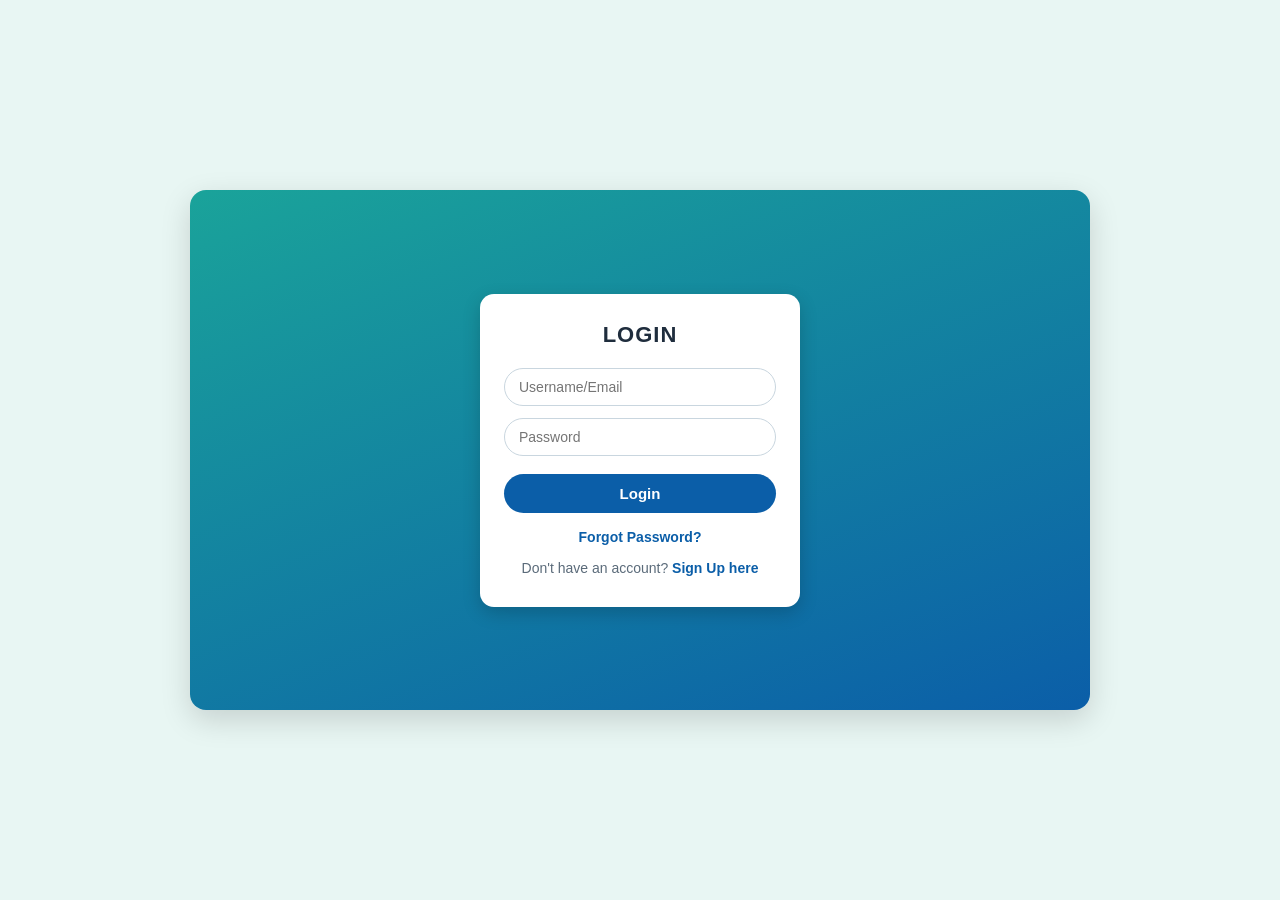
<file: login.html>
<!doctype html>
<html lang="en">
  <head>
    <meta charset="UTF-8" />
    <meta name="viewport" content="width=device-width, initial-scale=1.0" />
    <title>Planning Trip & Tour - Log in</title>
    <link rel="stylesheet" href="style.css" />
  </head>
  <body>
    <main class="main-page">
      <section class="main-panel login-panel" id="login">
        <div class="form-card">
          <h2>LOGIN</h2>

          <form action="#" method="post">
            <input
              type="text"
              name="username"
              placeholder="Username/Email"
              required
            />
            <input
              type="password"
              name="password"
              placeholder="Password"
              required
            />

            <button type="submit" class="btn-primary">Login</button>
          </form>
          <p class="forget-pw">
            <a href="reset-pw.html" target="_blank">Forgot Password?</a>
          </p>
          <p class="switch-login-signup">
            Don't have an account? <a href="signup.html" >Sign Up here</a>
          </p>
        </div>
      </section>
  </body>
</html>
</file>
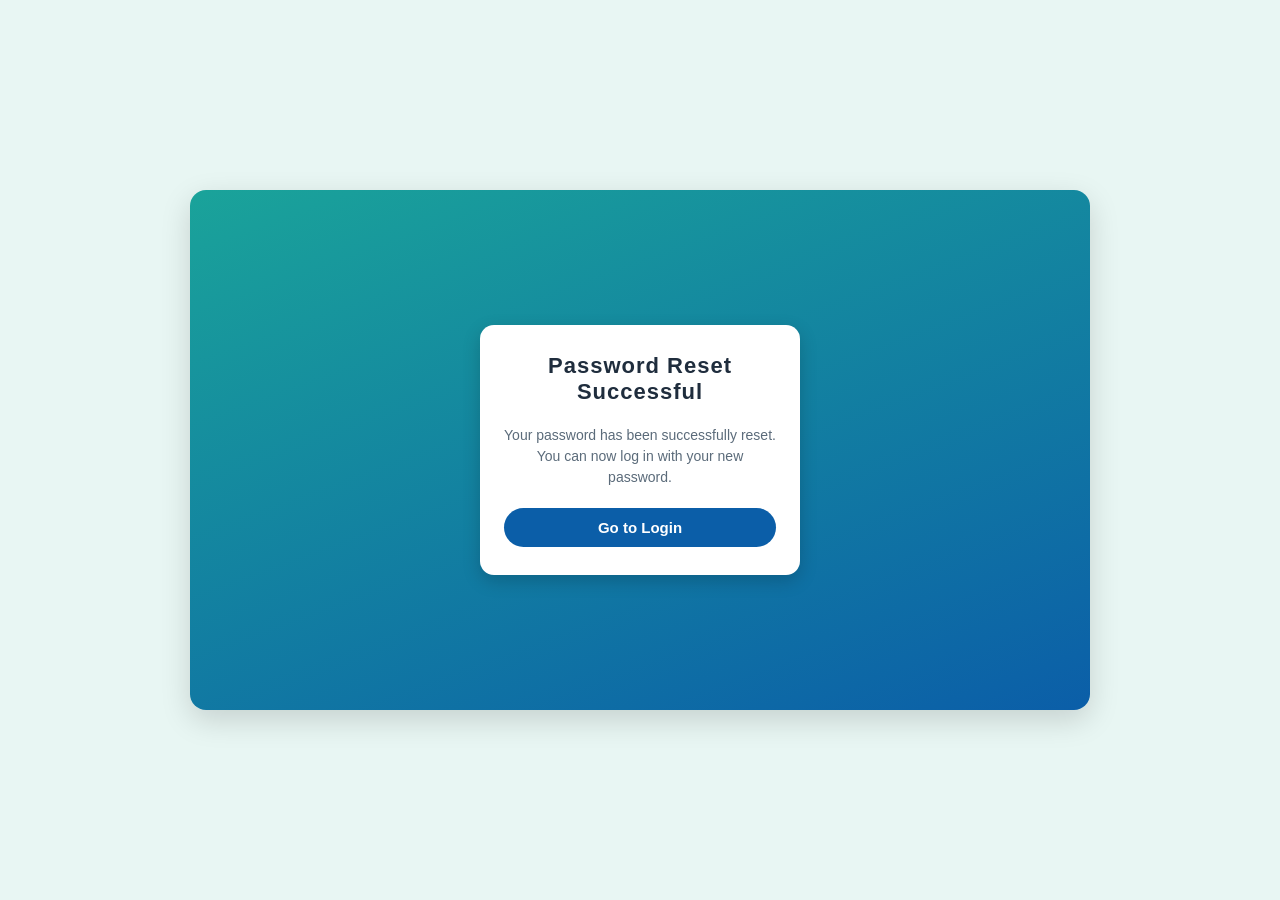
<file: reset-pw-sucess.html>
<!doctype html>
<html lang="en">
  <head>
    <meta charset="UTF-8" />
    <meta name="viewport" content="width=device-width, initial-scale=1.0" />
    <title>Planning Trip & Tour - Password Reset Successful</title>
    <link rel="stylesheet" href="style.css" />
  </head>
  <body>
    <main class="reset-page">
      <section class="reset-success-panel" id="reset-success">
        <div class="form-card">
          <h2>Password Reset Successful</h2>
          <p>
            Your password has been successfully reset. You can now log in with
            your new password.
          </p>
          <a href="login.html" class="btn-primary">Go to Login</a>
        </div>
      </section>
    </main>
  </body>
</html>
</file>
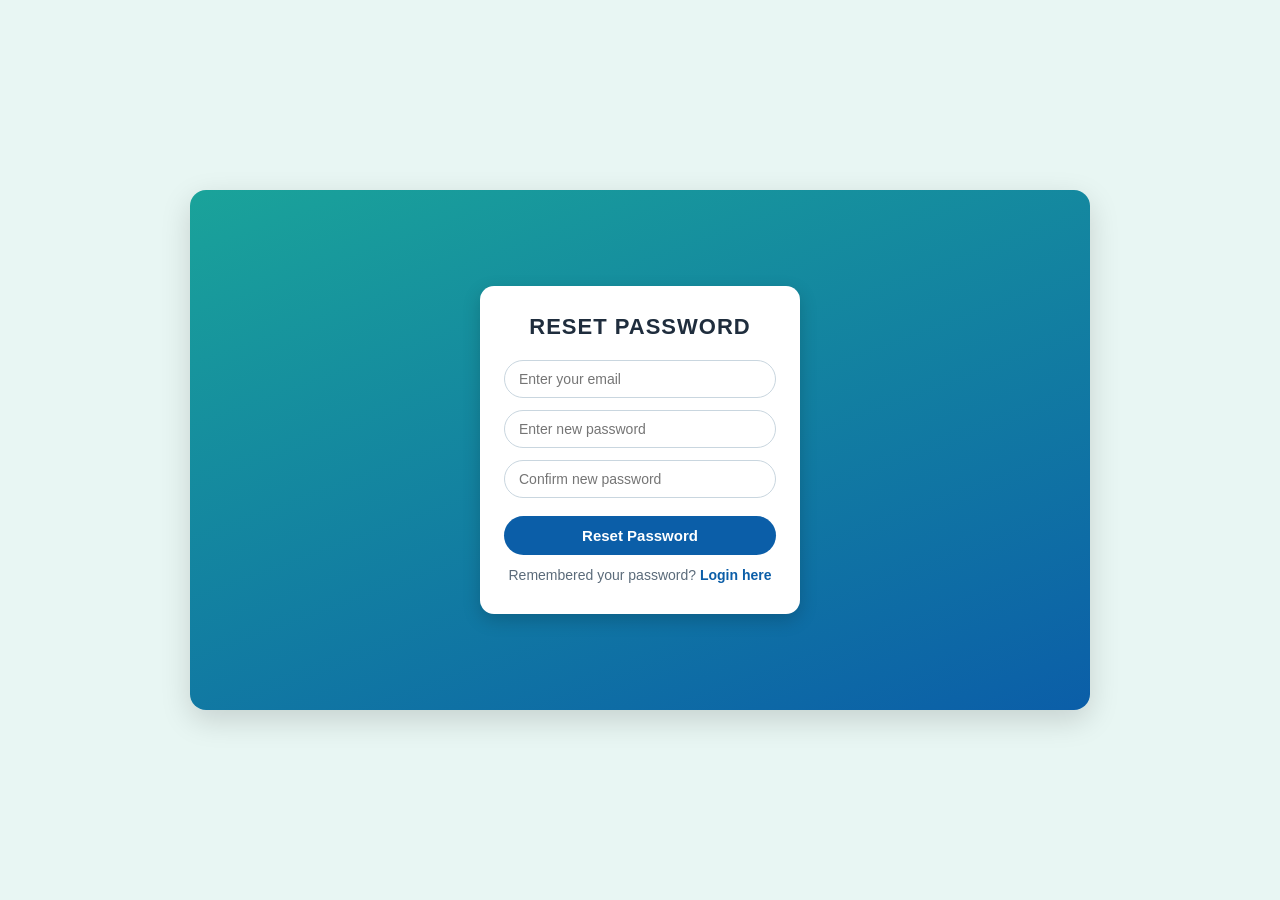
<file: reset-pw.html>
<!DOCTYPE html>
<html lang="en">
<head>
    <meta charset="UTF-8">
    <meta name="viewport" content="width=device-width, initial-scale=1.0">
    <title>Planning Trip & Tour - Reset Password</title>
    <link rel="stylesheet" href="style.css">
</head>
<body>
    <main class="main-page">
        <section class="main-panel reset-pw-panel" id="reset-password">
            <div class="form-card">
                <h2>RESET PASSWORD</h2>

                <form action="#" method="post">
                    <input type="email" name="email" placeholder="Enter your email" required>
                    <input type="password" name="new-password" placeholder="Enter new password" required>
                    <input type="password" name="confirm-password" placeholder="Confirm new password" required>
                    <button type="submit" class="btn-primary" ><a href="reset-pw-sucess.html" target="_blank">Reset Password</a></button>
                </form>

                <p class="switch-login-signup">
                    Remembered your password? <a href="login.html">Login here</a>
                </p>
            </div>

        </section>
</body>
</html>
</file>
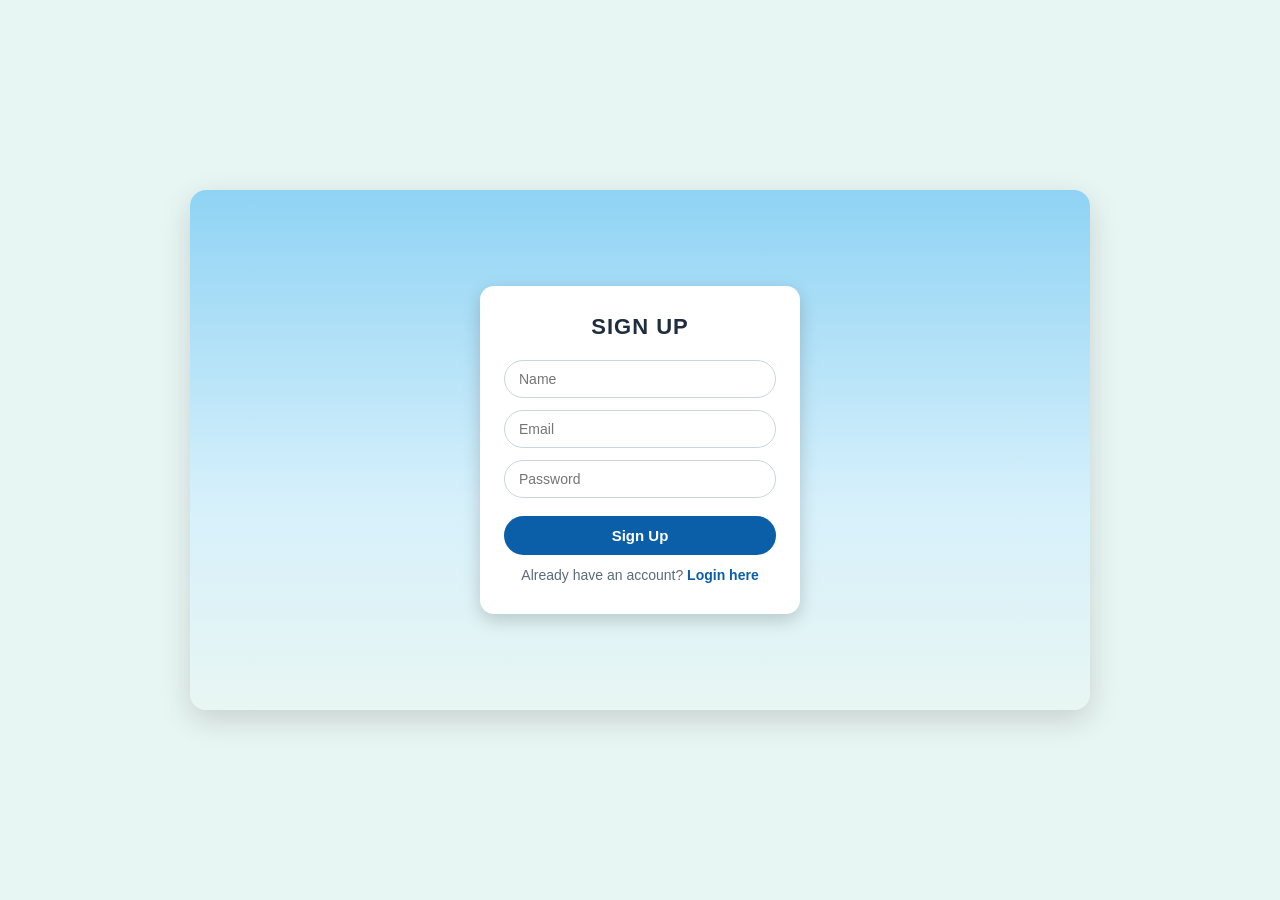
<file: signup.html>
<!doctype html>
<html lang="en">
  <head>
    <meta charset="UTF-8" />
    <meta name="viewport" content="width=device-width, initial-scale=1.0" />
    <title>Planning Trip & Tour - Sign Up</title>
    <link rel="stylesheet" href="style.css" />
  </head>
  <body>
    <main class="main-page">
      <section class="main-panel signup-panel" id="signup">
        <div class="form-card">
          <h2>SIGN UP</h2>

          <form action="#" method="post">
            <input type="text" name="name" placeholder="Name" required />
            <input type="email" name="email" placeholder="Email" required />
            <input
              type="password"
              name="password"
              placeholder="Password"
              required
            />

            <button type="submit" class="btn-primary">Sign Up</button>
          </form>

          <p class="switch-login-signup">
            Already have an account? <a href="login.html" >Login here</a>
          </p>
        </div>
      </section>
  </body>
</html>
</file>
<file: style.css>
/* =====================================================
   Planning Trip & Tour - style.css
   Used by: index.html, login.html, signup.html,
            reset-pw.html, reset-pw-sucess.html
   ===================================================== */

/* ---------- 1. Reset & variables ---------- */
* {
  margin: 0;
  padding: 0;
  box-sizing: border-box;
}

:root {
  --blue: #0b5ea8;
  --blue-dark: #084a86;
  --teal: #1aa39a;
  --light-bg: #e8f6f3;
  --text: #1f2d3d;
  --muted: #5b6b7a;
  --border: #c9d6df;
}

body {
  font-family: "Segoe UI", Roboto, Arial, sans-serif;
  color: var(--text);
  background: var(--light-bg);
}

a {
  color: var(--blue);
}

/* ---------- 2. Navbar (index.html) ---------- */
.navbar {
  background: #ffffff;
  box-shadow: 0 2px 10px rgba(0, 0, 0, 0.1);
  position: sticky;
  top: 0;
  z-index: 10;
}

.navbar .container {
  max-width: 1100px;
  margin: 0 auto;
  padding: 14px 20px;
  display: flex;
  justify-content: space-between;
  align-items: center;
}

.logo {
  font-size: 22px;
  font-weight: 700;
  color: var(--blue);
  text-decoration: none;
}

.nav-links {
  list-style: none;
  display: flex;
  align-items: center;
  gap: 24px;
}

.nav-links a {
  text-decoration: none;
  color: var(--text);
  font-weight: 500;
  padding: 6px 2px;
  border-bottom: 2px solid transparent;
  transition:
    color 0.2s,
    border-color 0.2s;
}

.nav-links a:hover {
  color: var(--blue);
  border-bottom-color: var(--blue);
}

/* ---------- 3. Page wrappers (centers the panel) ---------- */
.main-page,
.reset-page {
  display: flex;
  justify-content: center;
  align-items: center;
  min-height: 100vh;
  padding: 40px 20px;
}

/* ---------- 4. Panels (colored box behind the form) ---------- */
.main-panel,
.reset-success-panel {
  width: 100%;
  max-width: 900px;
  min-height: 520px;
  display: flex;
  justify-content: center;
  align-items: center;
  padding: 30px;
  border-radius: 16px;
  box-shadow: 0 10px 30px rgba(0, 0, 0, 0.15);
}

/* Login + Reset password: green to blue gradient */
.login-panel,
.reset-pw-panel,
.reset-success-panel {
  background: linear-gradient(160deg, #1aa39a 0%, #0b5ea8 100%);
}

/* Sign up: sky background */
.signup-panel {
  background: linear-gradient(180deg, #8fd3f4 0%, #d6f0fb 60%, #e8f6f3 100%);
}

/* ---------- 5. Form card (white box) ---------- */
.form-card {
  width: 100%;
  max-width: 320px;
  background: #ffffff;
  border-radius: 14px;
  padding: 28px 24px;
  text-align: center;
  box-shadow: 0 6px 18px rgba(0, 0, 0, 0.18);
}

.form-card h2 {
  font-size: 22px;
  letter-spacing: 1px;
  margin-bottom: 20px;
}

.form-card p {
  font-size: 14px;
  line-height: 1.5;
  color: var(--muted);
}

/* ---------- 6. Inputs ---------- */
.form-card input[type="text"],
.form-card input[type="email"],
.form-card input[type="password"] {
  width: 100%;
  padding: 10px 14px;
  margin-bottom: 12px;
  border: 1px solid var(--border);
  border-radius: 20px;
  font-size: 14px;
  outline: none;
  transition:
    border-color 0.2s,
    box-shadow 0.2s;
}

.form-card input:focus {
  border-color: var(--blue);
  box-shadow: 0 0 0 3px rgba(11, 94, 168, 0.15);
}

/* ---------- 7. Buttons (<button> and <a class="btn-primary">) ---------- */
.btn-primary {
  display: block;
  width: 100%;
  padding: 11px;
  margin-top: 6px;
  border: none;
  border-radius: 20px;
  background: var(--blue);
  color: #ffffff;
  font-size: 15px;
  font-weight: 600;
  text-align: center;
  text-decoration: none;
  cursor: pointer;
  transition:
    background 0.2s,
    transform 0.1s;
}

.btn-primary:hover {
  background: var(--blue-dark);
}

.btn-primary:active {
  transform: scale(0.98);
}

/* Link inside the Reset Password button */
.btn-primary a {
  display: block;
  color: #ffffff;
  text-decoration: none;
}

/* ---------- 8. Text links under the forms ---------- */
.forget-pw {
  margin-top: 14px;
}

.switch-login-signup {
  margin-top: 10px;
}

.forget-pw a,
.switch-login-signup a {
  font-weight: 600;
  text-decoration: none;
}

.forget-pw a:hover,
.switch-login-signup a:hover {
  text-decoration: underline;
}

/* ---------- 9. Success page extras ---------- */
.reset-success-panel .form-card p {
  margin-bottom: 20px;
}

/* ---------- 10. Responsive (tablet / phone) ---------- */
@media (max-width: 600px) {
  .navbar .container {
    flex-direction: column;
    gap: 10px;
  }

  .main-panel,
  .reset-success-panel {
    padding: 20px 12px;
    min-height: 460px;
  }

  .form-card {
    padding: 24px 18px;
  }
}
</file>
